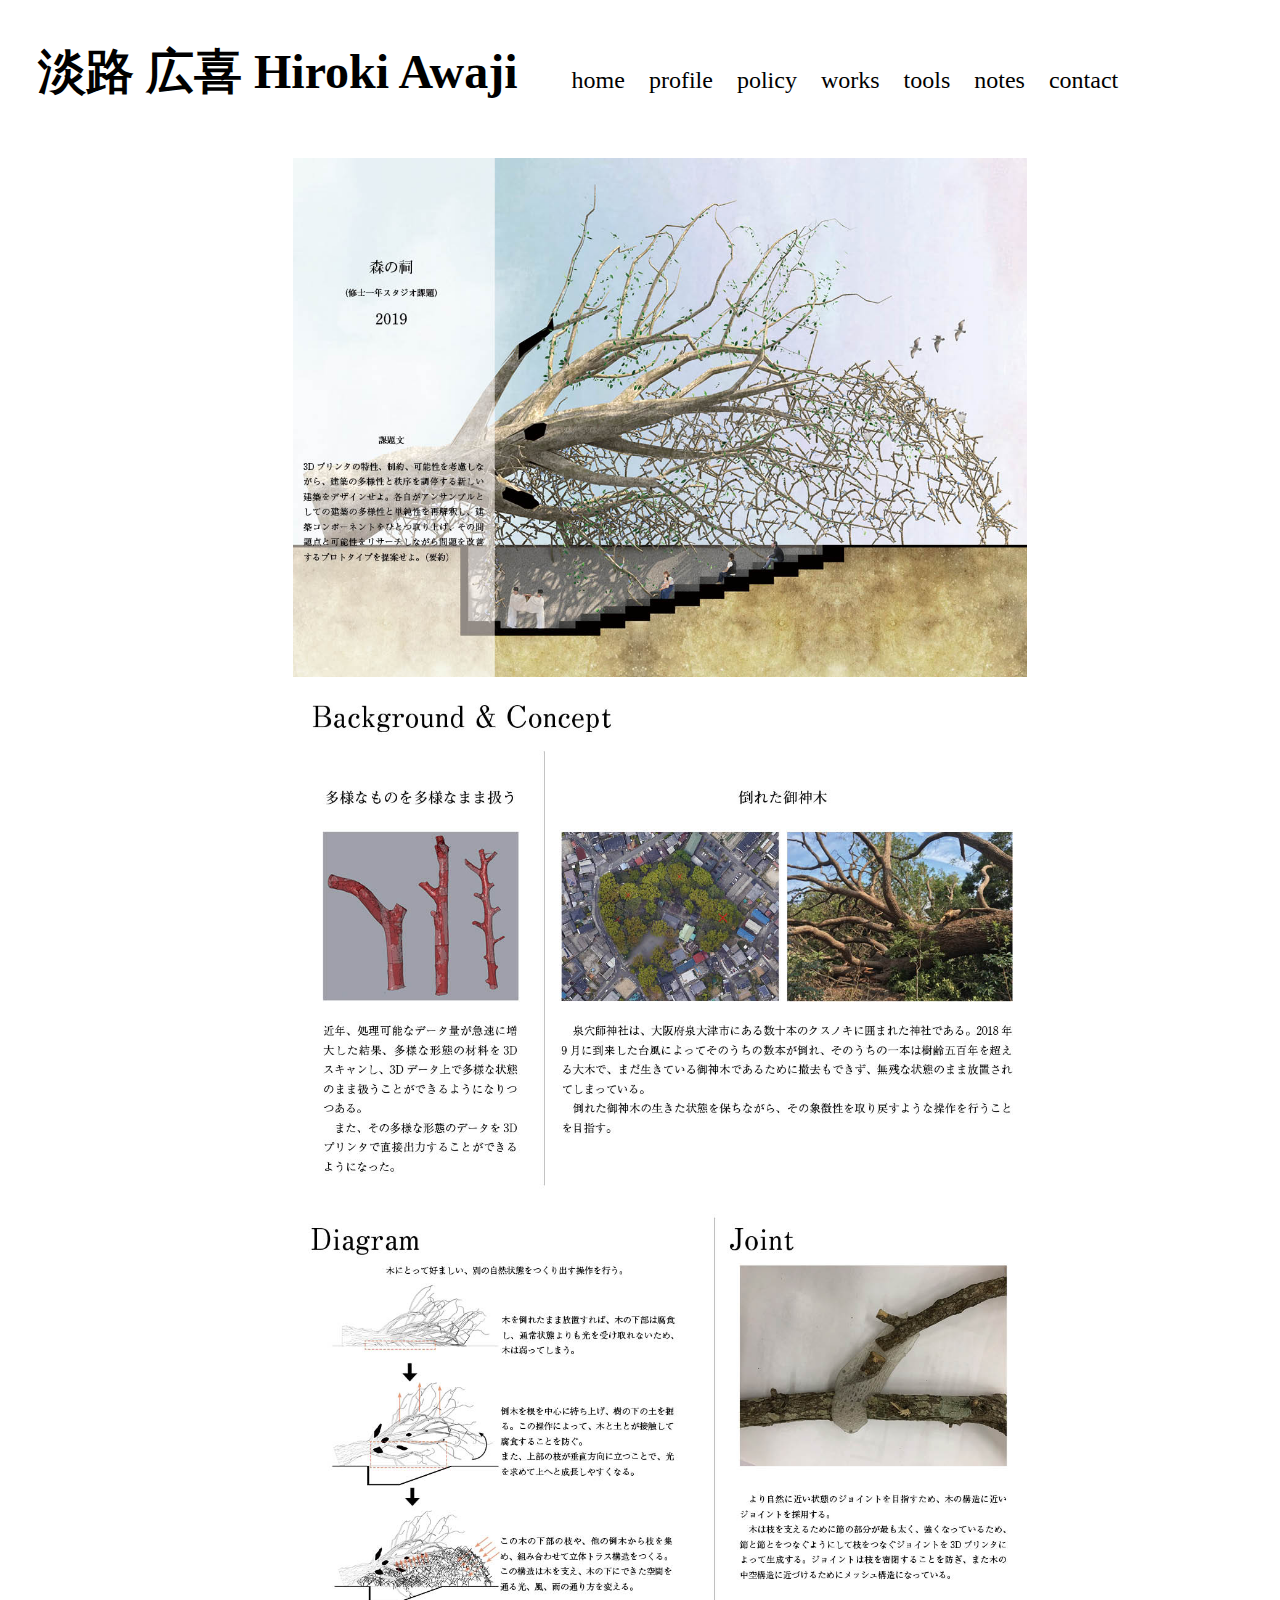
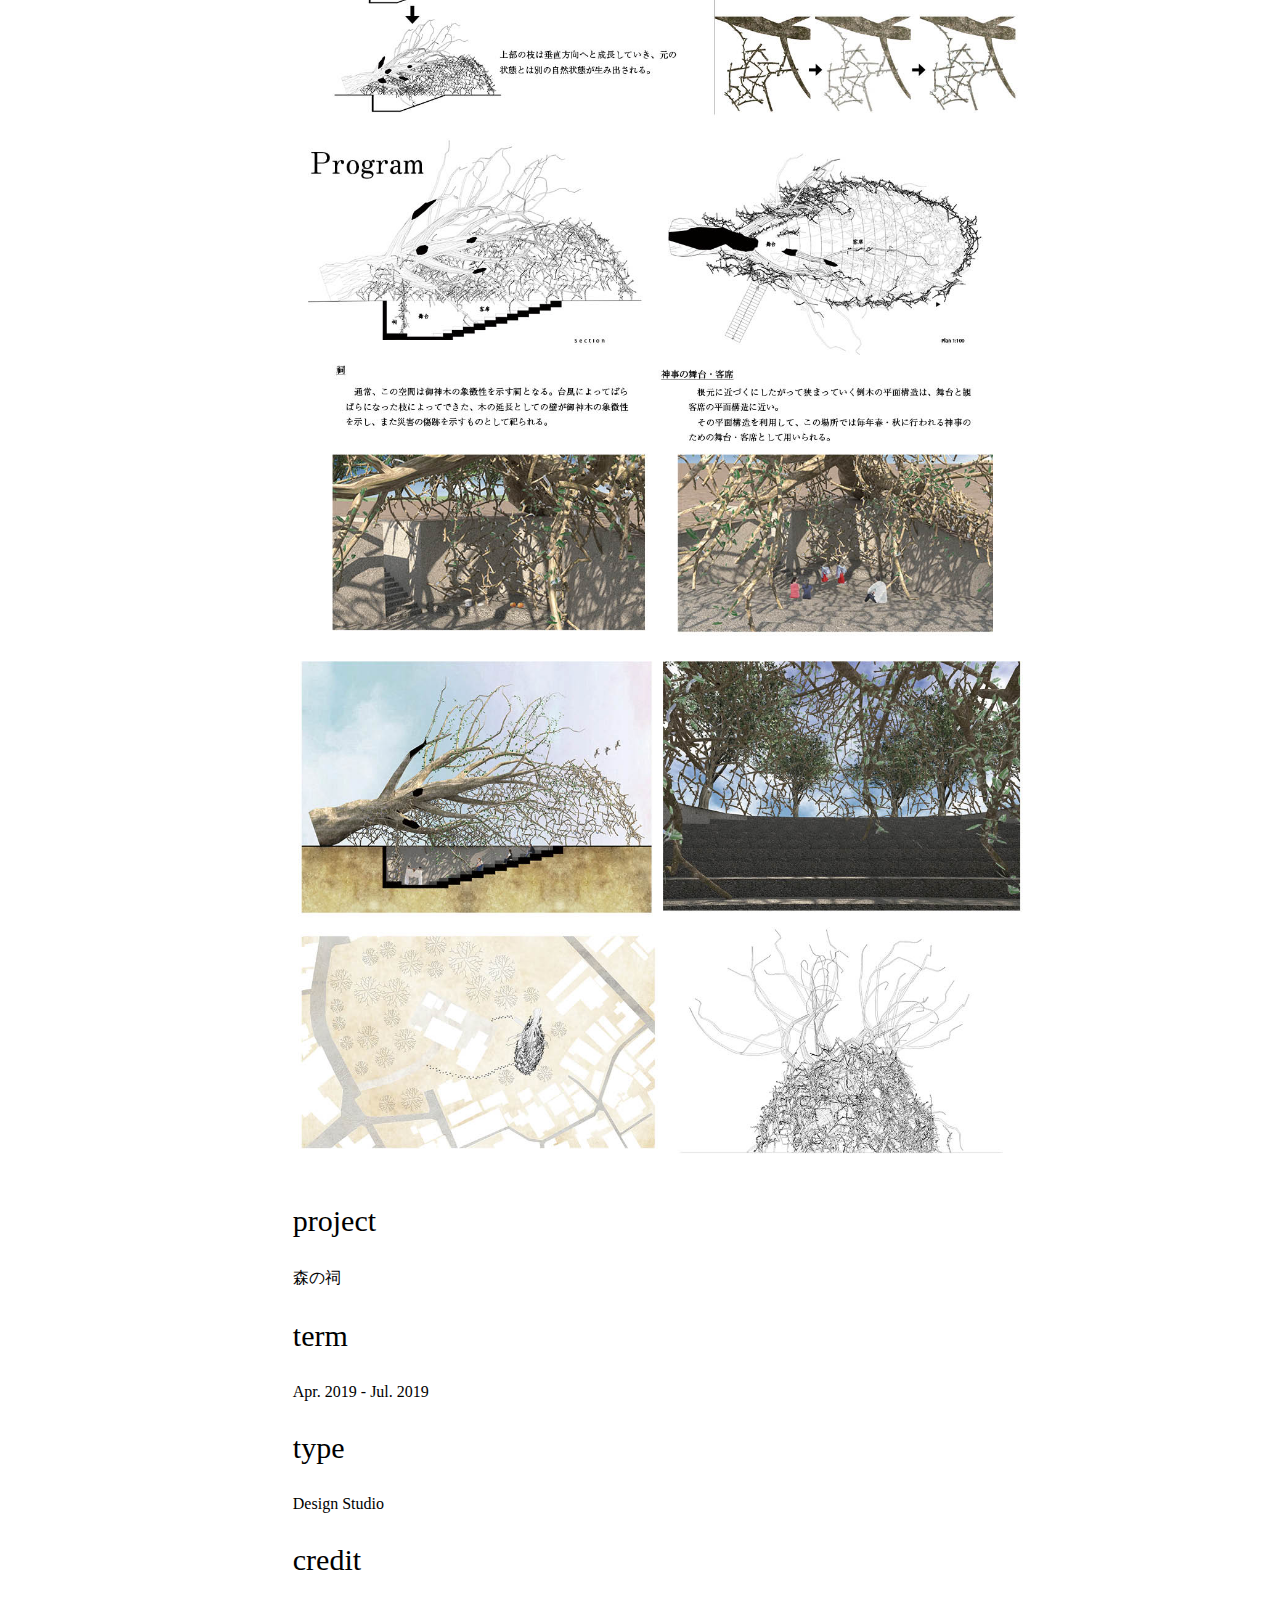
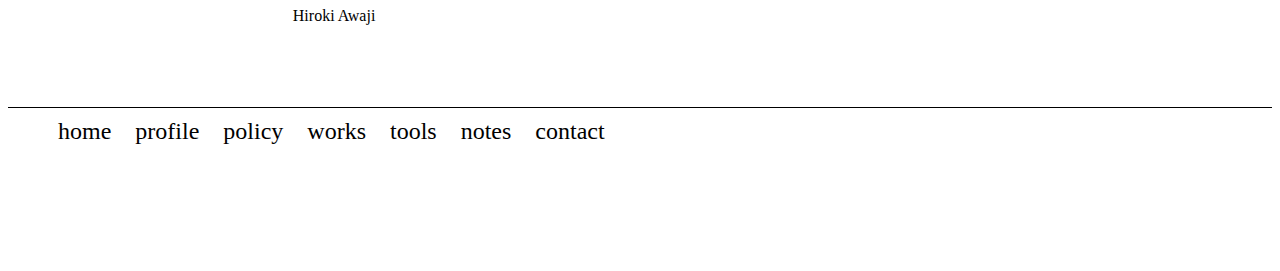
<file: index.html>
<!DOCTYPE html>
<html>
  <head>
    <meta charset="utf-8">
    <title>Works : Hiroki Awaji</title>
    <link rel="stylesheet" href="work1.css">
  </head>
  <body>
    <div class="header">
      <div class="content">
        <h1 class="icon">淡路 広喜  Hiroki Awaji</h1>
        <ul class="header-list">
          <li><a class="home" href="https://hirokiawaji.github.io/">home</a></li>
          <li><a class="profile"href="https://hirokiawaji.github.io/hirokiawaji_profile.github.io/">profile</a></li>
          <li><a class="policy" href="https://hirokiawaji.github.io/hirokiawaji_policy.github.io/">policy</a></li>
          <li><a class="works" href="https://hirokiawaji.github.io/hirokiawaji_works.github.io/">works</a></li>
          <li><a class="tools" href="https://hirokiawaji.github.io/ToolsForMaking.github.io/">tools</a></li>
          <li><a class="notes" href="https://hirokiawaji.github.io/hirokiawaji_notes.github.io/">notes</a></li>
          <li><a class="contact" href="https://hirokiawaji.github.io/hirokiawaji_contact.github.io/">contact</a></li>
        </ul>
      </div>
    </div>
    <div class="main">
      <div class="content">
        <ul class="work1" id="work1">
          <li><img src="PORTFOLIO6.jpg" width="100%"></li>
          <li><img src="PORTFOLIO7.jpg" width="100%"></li>
          <li><img src="PORTFOLIO8.jpg" width="100%"></li>
          <li><img src="PORTFOLIO9.jpg" width="100%"></li>
          <li><img class="10" src="PORTFOLIO10.jpg" width="100%"></li>
          <li><p class="title">project</p></li>
          <li><p>森の祠</p></li>
          <li><p class="title">term</p></li>
          <li><p>Apr. 2019 - Jul. 2019</p></li>
          <li><p class="title">type</p></li>
          <li><p>Design Studio</p></li>
          <li><p class="title">credit</p></li>
          <li><p>Hiroki Awaji</p></li>
        </ul>
      </div>
    </div>
    <div class="footer">
          <div class="content">
            <ul class="header-list">
              <li><a class="home" href="https://hirokiawaji.github.io/">home</a></li>
              <li><a class="profile"href="https://hirokiawaji.github.io/hirokiawaji_profile.github.io/">profile</a></li>
              <li><a class="policy" href="https://hirokiawaji.github.io/hirokiawaji_policy.github.io/">policy</a></li>
              <li><a class="works" href="https://hirokiawaji.github.io/hirokiawaji_works.github.io/">works</a></li>
              <li><a class="tools" href="https://hirokiawaji.github.io/ToolsForMaking.github.io/">tools</a></li>
              <li><a class="notes" href="https://hirokiawaji.github.io/hirokiawaji_notes.github.io/">notes</a></li>
              <li><a class="contact" href="https://hirokiawaji.github.io/hirokiawaji_contact.github.io/">contact</a></li>
            </ul>
          </div>
        </div>
  </body>
</html>
</file>
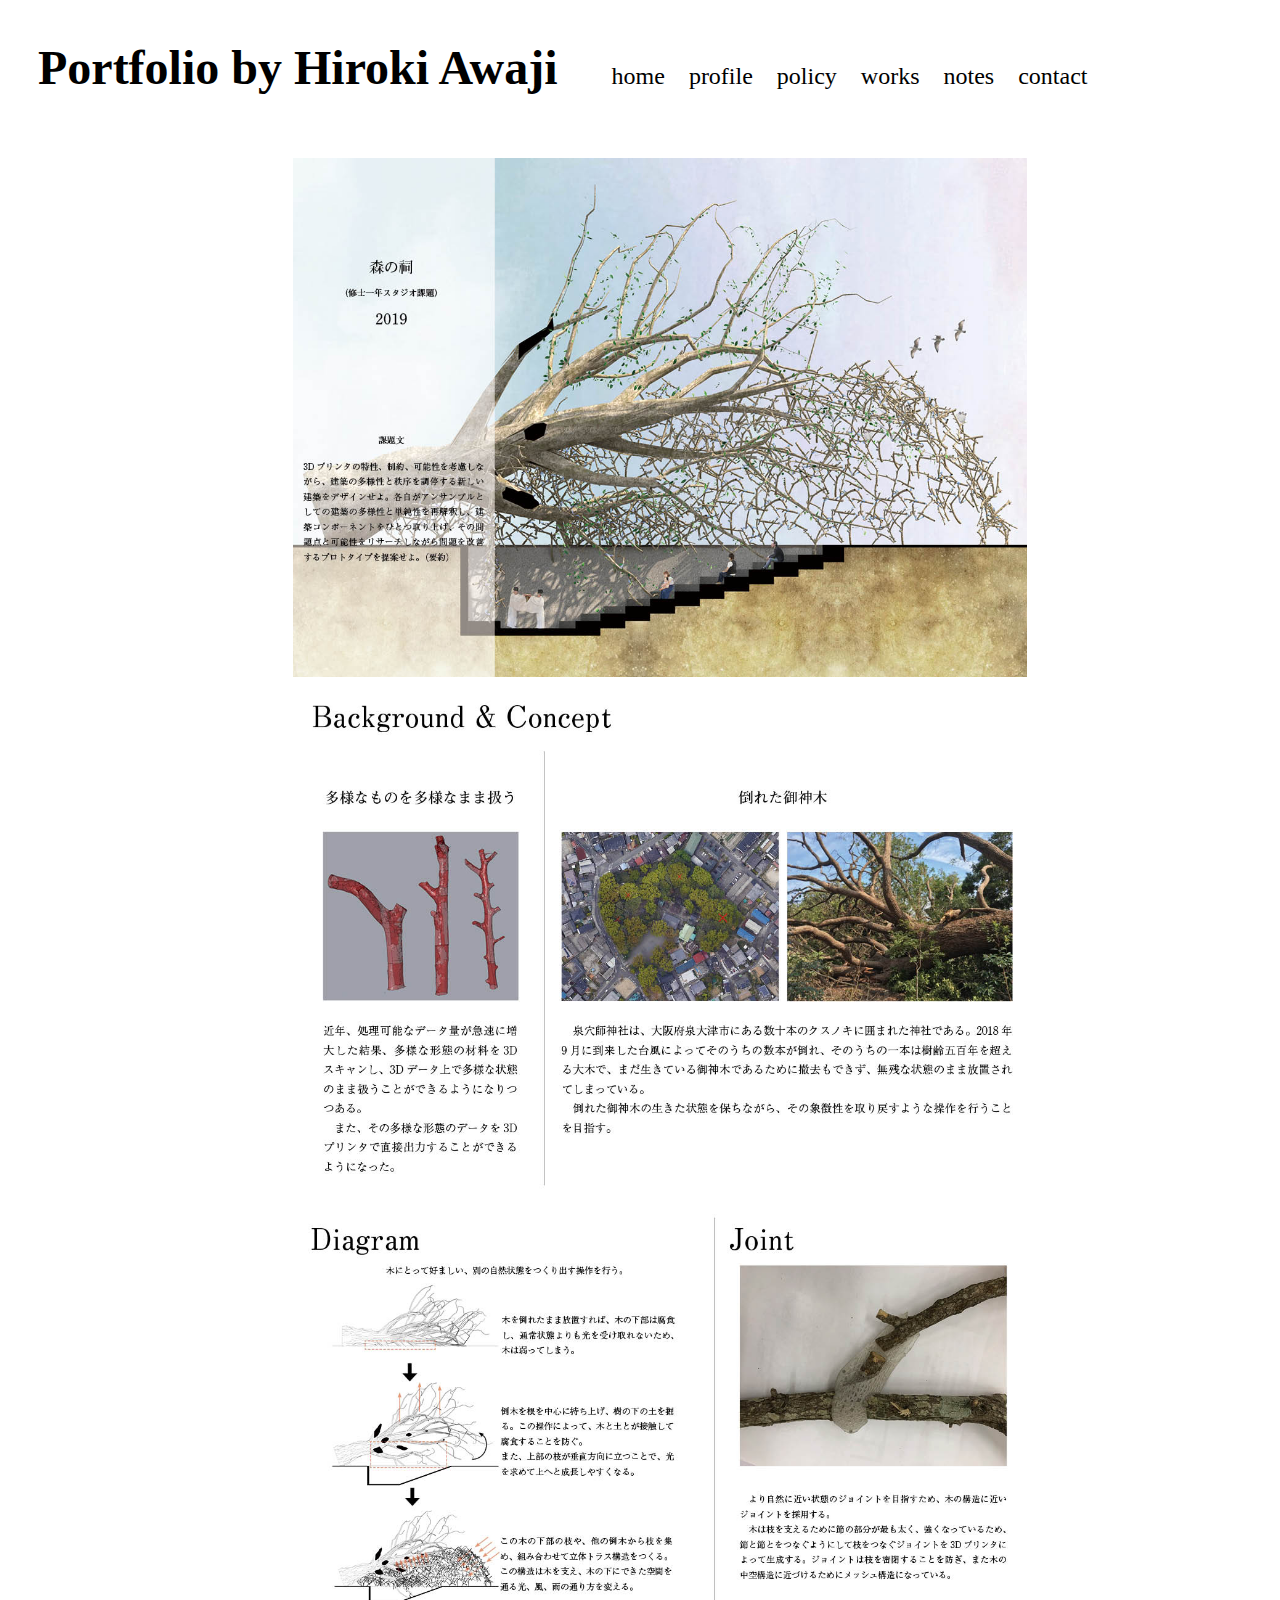
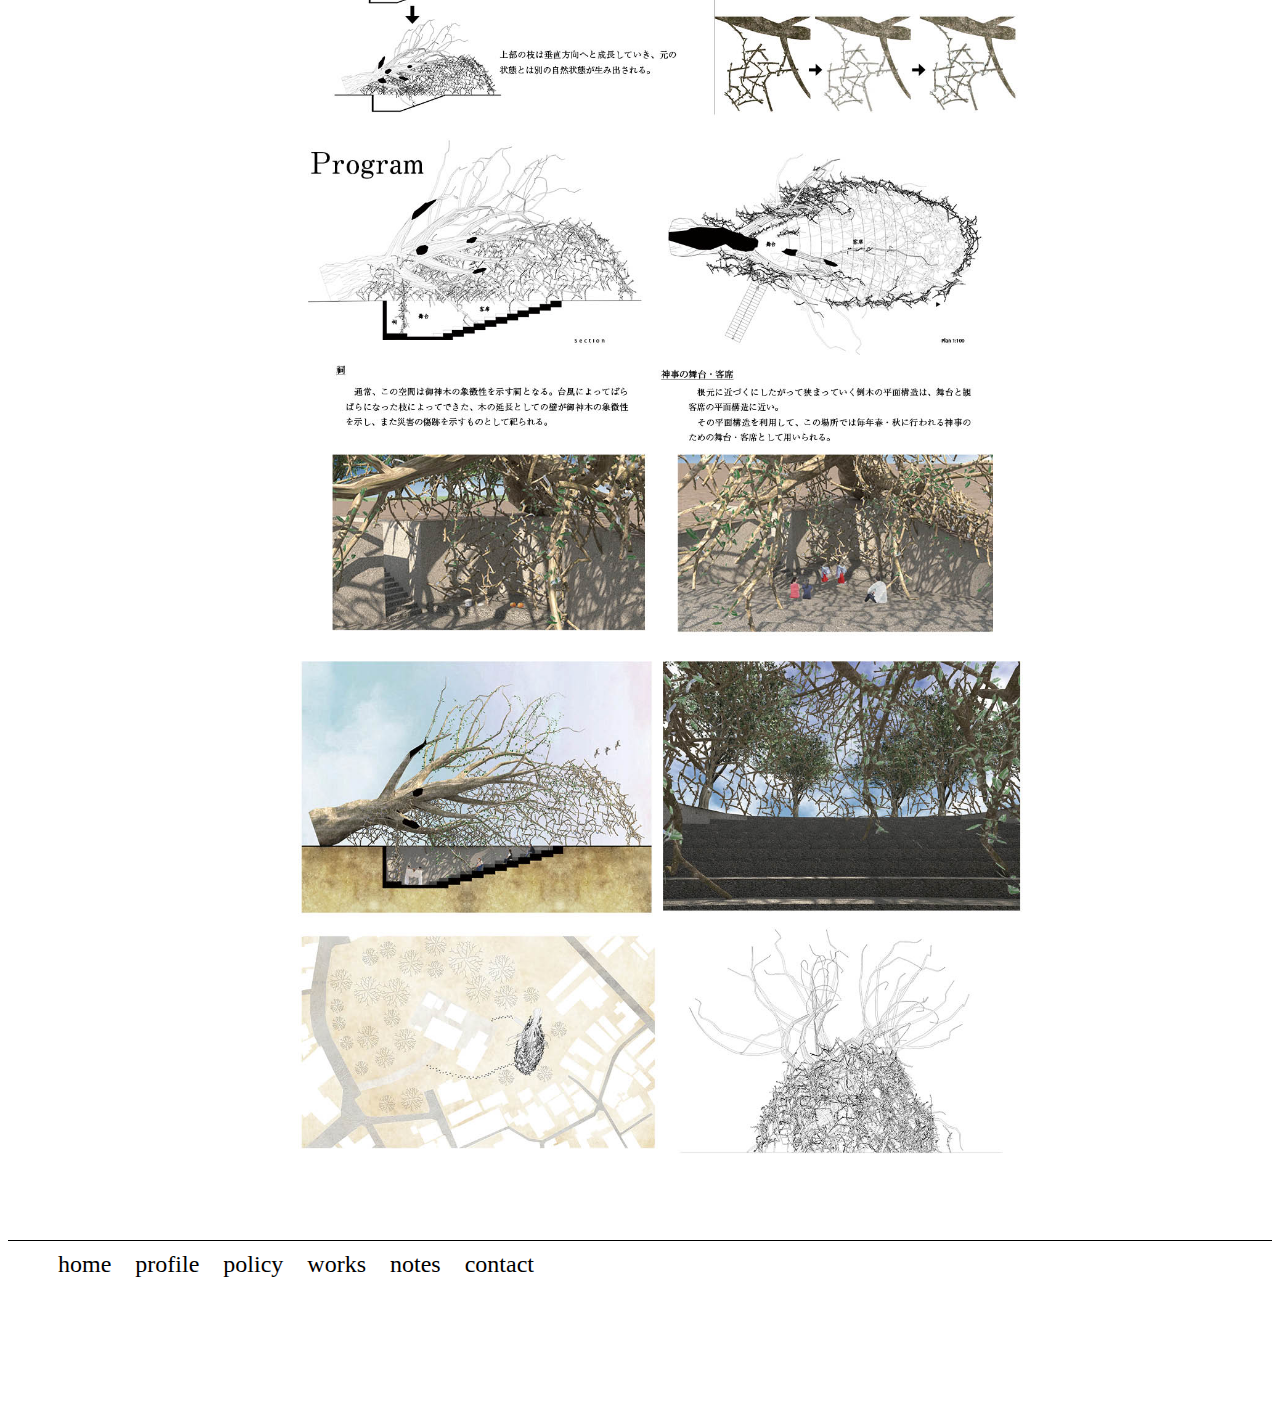
<file: work1.html>
<!DOCTYPE html>
<html>
  <head>
    <meta charset="utf-8">
    <title>Works : Hiroki Awaji</title>
    <link rel="stylesheet" href="work1.css">
  </head>
  <body>
    <div class="header">
      <div class="content">
        <h1 class="icon">Portfolio by Hiroki Awaji</h1>
        <ul class="header-list">
          <li><a class="home" href="https://hirokiawaji.github.io/">home</a></li>
          <li><a class="profile"href="https://hirokiawaji.github.io/hirokiawaji_profile.github.io/">profile</a></li>
          <li><a class="policy" href="https://hirokiawaji.github.io/hirokiawaji_policy.github.io/">policy</a></li>
          <li><a class="works" href="https://hirokiawaji.github.io/hirokiawaji_works.github.io/">works</a></li>
          <li><a class="notes" href="https://hirokiawaji.github.io/hirokiawaji_notes.github.io/">notes</a></li>
          <li><a class="contact" href="https://hirokiawaji.github.io/hirokiawaji_contact.github.io/">contact</a></li>
        </ul>
      </div>
    </div>
    <div class="main">
      <div class="content">
        <ul class="work1" id="work1">
          <li><img src="PORTFOLIO6.jpg" width="100%"></li>
          <li><img src="PORTFOLIO7.jpg" width="100%"></li>
          <li><img src="PORTFOLIO8.jpg" width="100%"></li>
          <li><img src="PORTFOLIO9.jpg" width="100%"></li>
          <li><img class="10" src="PORTFOLIO10.jpg" width="100%"></li>
        </ul>
      </div>
    </div>
    <div class="footer">
          <div class="content">
            <ul class="header-list">
              <li><a class="home" href="https://hirokiawaji.github.io/">home</a></li>
              <li><a class="profile"href="https://hirokiawaji.github.io/hirokiawaji_profile.github.io/">profile</a></li>
              <li><a class="policy" href="https://hirokiawaji.github.io/hirokiawaji_policy.github.io/">policy</a></li>
              <li><a class="works" href="https://hirokiawaji.github.io/hirokiawaji_works.github.io/">works</a></li>
              <li><a class="notes" href="https://hirokiawaji.github.io/hirokiawaji_notes.github.io/">notes</a></li>
              <li><a class="contact" href="https://hirokiawaji.github.io/hirokiawaji_contact.github.io/">contact</a></li>
            </ul>
          </div>
        </div>
  </body>
</html>
</file>
<file: work1.css>
.header-list{
  list-style: none;
}
*{
  box-sizing: border-box;
}
.header-list li{
  display:inline-block;
  margin:10px;
  font-family:serif;
  font-size:24px;
  font-weight:lighter;
}
.header-list {
  display:inline-block;
  text-align:right;
}
.icon{
  display:inline-block;
  font-family:serif;
  font-weight:bold;
  margin-left:30px;
  font-size: 48px;
}
.header{
  height:50px;
}
.main{
  margin-top:50px;
}
.main li{
  margin:0 auto;
  width:60%;
  list-style: none;
}
.footer{
  border-top:solid 1px;
  margin-bottom:100px;
}
.footer ul{
  margin-top:0px;
}
.home{
  text-decoration: none;
  color:black;
}
.policy{
  text-decoration: none;
  color:black;
}
.contact{
  text-decoration: none;
  color:black;
}
.profile{
  text-decoration: none;
  color:black;
}
.notes{
  text-decoration: none;
  color:black;
}
.tools{
  text-decoration: none;
  color:black;
}
.works{
  text-decoration: none;
  color:black;
}
.home:hover{
  color:gray;
}
.policy:hover{
  color:gray;
}
.contact:hover{
  color:gray;
}
.profile:hover{
  color:gray;
}
.notes:hover{
  color:gray;
}
.tools:hover{
  color:gray;
}
.work{
  color:gray;
}
.main a:hover{
  color:gray;
}
.main a{
  color:black;
  text-decoration: none;
  font-weight:bold;
  font-family:serif;
}
h1{
  margin-left: 30px;
  font-family:serif;
  font-weight:bold;
  font-size:20px;
}
.main ul{
  padding-top:50px;
  padding-bottom:50px;

}

.title{
  font-family:serif;
  font-size:30px;
}
.main p{
  font-family:serif;
}
@media(max-width:1000px){
  .header-list{
    display:block;
    margin:0 auto;
    text-align:left;
  }
  .header{
    height:200px;
  }
  .header-list li{
    font-size:36px;
  }
}
@media(max-width:1000px){
  .main li{
    width:80%;
  }
}
@media(max-width:750px){
  .main li{
    width:100%;
  }
  .title{
    font-family:serif;
    font-size:42px;
  }
}
</file>
